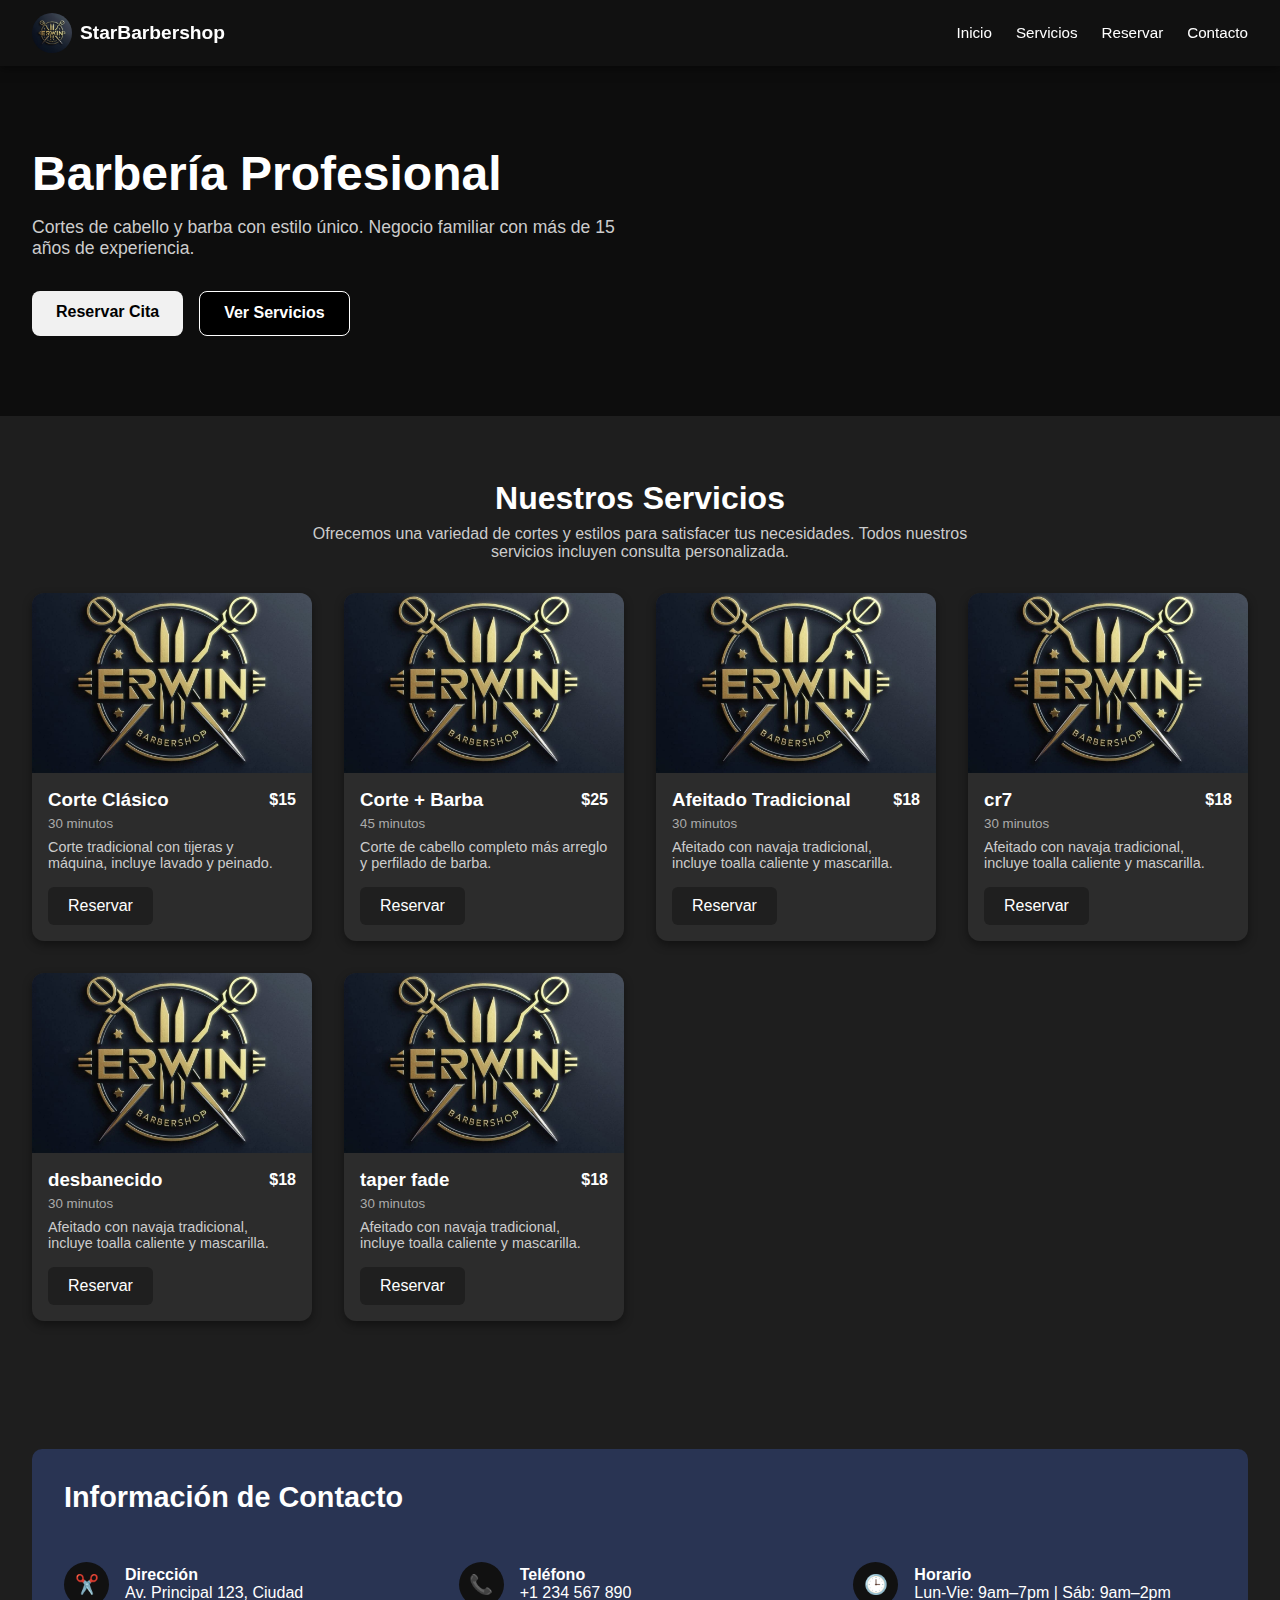
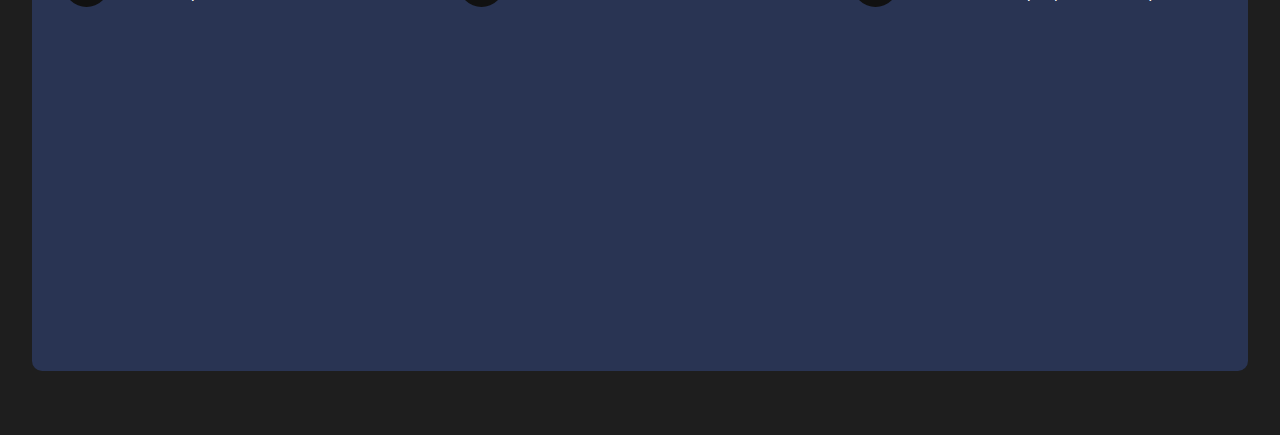
<file: index.html>
<!DOCTYPE html>
<html lang="es">
<head>
  <meta charset="UTF-8" />
  <meta name="viewport" content="width=device-width, initial-scale=1.0" />
  <title>StarBarbershop</title>
  <link rel="stylesheet" href="styles.css" />
</head>
<body>
  <header>
    <header class="navbar">
      <div class="logo">
        <img src="logo.jpeg" alt="Logo" />
        <span>StarBarbershop</span>
      </div>
      <nav id="nav-links">
        <a href="#inicio">Inicio</a>
        <a href="#servicios">Servicios</a>
        <a href="reserva.html">Reservar</a>
        <a href="#contacto">Contacto</a>
      </nav>
      <button class="menu-toggle" onclick="toggleMenu()">☰</button>
    </header>
    <script>
      function toggleMenu() {
        const nav = document.getElementById("nav-links");
        nav.classList.toggle("open");
      }
    </script>
    

    <section id="inicio" class="hero">
      <h1>Barbería Profesional</h1>
      <p>Cortes de cabello y barba con estilo único. Negocio familiar con más de 15 años de experiencia.</p>
      <div class="botones">
        <a href="reserva.html" class="btn-claro">Reservar Cita</a>
        <a href="#servicios" class="btn-oscuro">Ver Servicios</a>
      </div>
    </section>
    


  <!-- Sección Servicios -->
<section class="servicios" id="servicios">
  <h2>Nuestros Servicios</h2>
  <p>
    Ofrecemos una variedad de cortes y estilos para satisfacer tus necesidades.
    Todos nuestros servicios incluyen consulta personalizada.
  </p>

  <div class="servicio-grid">
    <!-- Tarjeta 1 -->
    <div class="card-servicio">
      <img src="logo.jpeg" alt="Servicio" />
      <div class="info">
        <div class="top">
          <h3>Corte Clásico</h3>
          <span>$15</span>
        </div>
        <small>30 minutos</small>
        <p>Corte tradicional con tijeras y máquina, incluye lavado y peinado.</p>
        <a href="reserva.html" class="btn-reservar">Reservar</a>
      </div>
    </div>

    <!-- Tarjeta 2 -->
    <div class="card-servicio">
      <img src="logo.jpeg" alt="Servicio" />
      <div class="info">
        <div class="top">
          <h3>Corte + Barba</h3>
          <span>$25</span>
        </div>
        <small>45 minutos</small>
        <p>Corte de cabello completo más arreglo y perfilado de barba.</p>
        <a href="reserva.html" class="btn-reservar">Reservar</a>
      </div>
    </div>

    <!-- Tarjeta 3 -->
    <div class="card-servicio">
      <img src="logo.jpeg" alt="Servicio" />
      <div class="info">
        <div class="top">
          <h3>Afeitado Tradicional</h3>
          <span>$18</span>
        </div>
        <small>30 minutos</small>
        <p>Afeitado con navaja tradicional, incluye toalla caliente y mascarilla.</p>
        <a href="reserva.html" class="btn-reservar">Reservar</a>
      </div>
    </div>
    <!-- Tarjeta 4 -->
    <div class="card-servicio">
      <img src="logo.jpeg" alt="Servicio" />
      <div class="info">
        <div class="top">
          <h3>cr7</h3>
          <span>$18</span>
        </div>
        <small>30 minutos</small>
        <p>Afeitado con navaja tradicional, incluye toalla caliente y mascarilla.</p>
        <a href="reserva.html" class="btn-reservar">Reservar</a>
      </div>
    </div>

    <!-- Tarjeta 5 -->
    <div class="card-servicio">
      <img src="logo.jpeg" alt="Servicio" />
      <div class="info">
        <div class="top">
          <h3>desbanecido</h3>
          <span>$18</span>
        </div>
        <small>30 minutos</small>
        <p>Afeitado con navaja tradicional, incluye toalla caliente y mascarilla.</p>
        <a href="reserva.html" class="btn-reservar">Reservar</a>
      </div>
    </div>

    <!-- Tarjeta 6 -->
    <div class="card-servicio">
      <img src="logo.jpeg" alt="Servicio" />
      <div class="info">
        <div class="top">
          <h3>taper fade</h3>
          <span>$18</span>
        </div>
        <small>30 minutos</small>
        <p>Afeitado con navaja tradicional, incluye toalla caliente y mascarilla.</p>
        <a href="reserva.html" class="btn-reservar">Reservar</a>
      </div>
    </div>

    <!-- Puedes duplicar más tarjetas si gustas -->
  </div>
</section>

<!-- seccion de contactanos  -->
<section id="contacto" class="contacto">
  <div class="contenedor-contacto">
    <h2>Información de Contacto</h2>
    <div class="info-contacto">
      <div class="item-contacto">
        <div class="icono"><span>✂️</span></div>
        <div>
          <strong>Dirección</strong>
          <p>Av. Principal 123, Ciudad</p>
        </div>
      </div>
      <div class="item-contacto">
        <div class="icono"><span>📞</span></div>
        <div>
          <strong>Teléfono</strong>
          <p>+1 234 567 890</p>
        </div>
      </div>
      <div class="item-contacto">
        <div class="icono"><span>🕒</span></div>
        <div>
          <strong>Horario </strong>
          <p>Lun-Vie: 9am–7pm | Sáb: 9am–2pm</p>
        </div>
      </div>
    </div>

    <div class="mapa">
      <iframe 
        src="https://www.google.com/maps/embed?pb=!1m18!1m12!1m3!1d3148.6601000403293!2d-88.94619209491549!3d20.20031865123328!2m3!1f0!2f0!3f0!3m2!1i1024!2i768!4f13.1!3m3!1m2!1s0x8f5725d7c1984e69%3A0x270ff53124d60191!2zU3RhciBCYXJiZXJzaG9wIPCfj7vigI0g77iP!5e0!3m2!1ses-419!2smx!4v1744829593245!5m2!1ses-419!2smx" 
        width="100%" 
        height="300" 
        style="border:0; border-radius: 10px;" 
        allowfullscreen="" 
        loading="lazy">
      </iframe>
    </div>
  </div>
</section>



</body>
</html>
</file>
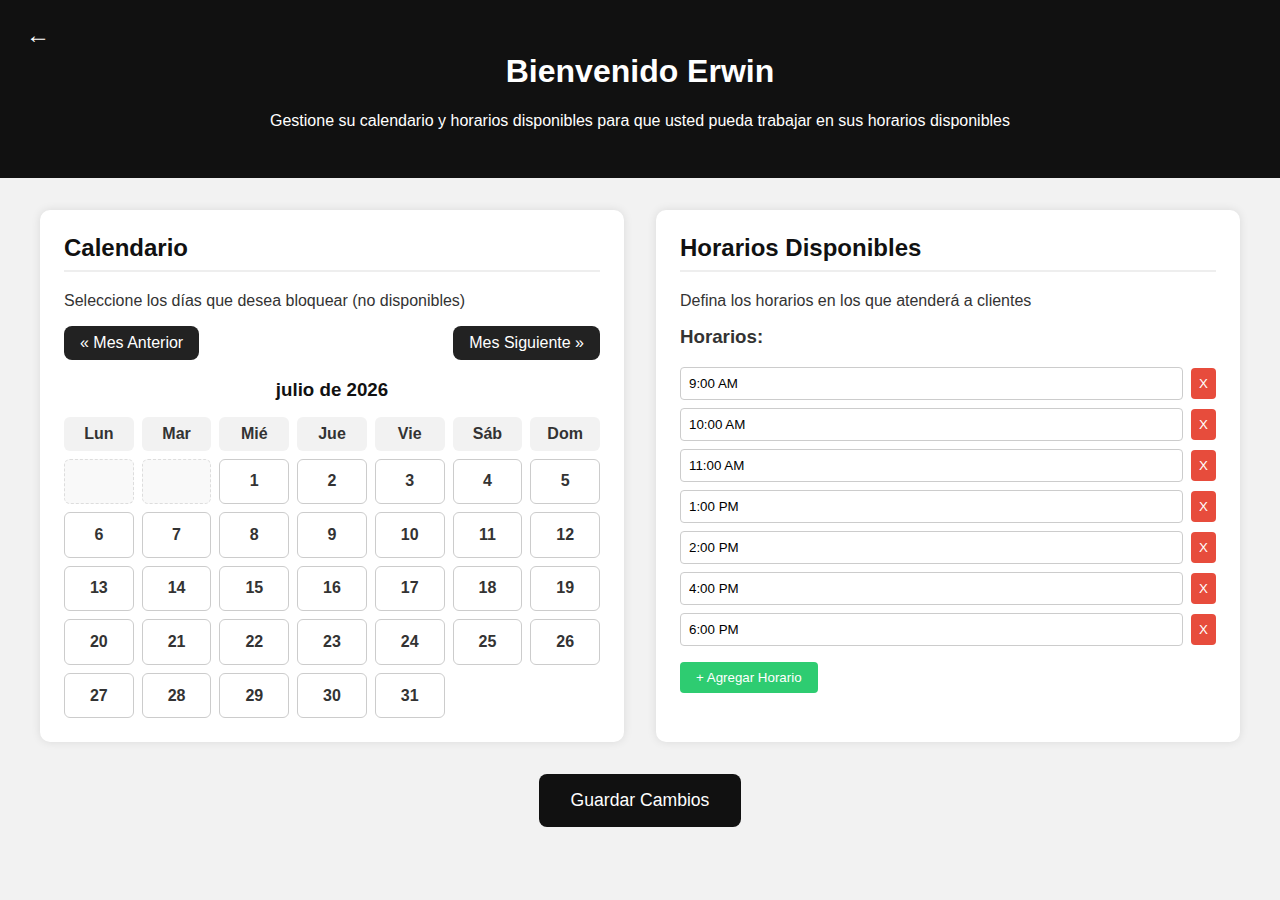
<file: calendario.html>
<!DOCTYPE html>
<html lang="es">
<head>
  <meta charset="UTF-8" />
  <meta name="viewport" content="width=device-width, initial-scale=1.0" />
  <title>Administración de Calendario - Barber Shop</title>
  <style>
    body {
      font-family: 'Segoe UI', Tahoma, Geneva, Verdana, sans-serif;
      margin: 0;
      padding: 0;
      background: #f2f2f2;
      color: #333;
    }

    header {
      background: #111;
      color: #fff;
      padding: 2rem;
      text-align: center;
      position: relative;
    }

    .back-button {
      position: absolute;
      left: 20px;
      top: 20px;
      background: none;
      border: none;
      color: white;
      font-size: 24px;
      cursor: pointer;
      transition: transform 0.3s;
    }

    .back-button:hover {
      transform: translateX(-5px);
    }

    main {
      padding: 2rem;
      max-width: 1200px;
      margin: 0 auto;
    }

    .admin-panel {
      display: flex;
      flex-wrap: wrap;
      gap: 2rem;
    }

    .admin-section {
      flex: 1;
      min-width: 300px;
      background: white;
      padding: 1.5rem;
      border-radius: 10px;
      box-shadow: 0 0 10px rgba(0,0,0,0.1);
    }

    h2 {
      color: #111;
      border-bottom: 2px solid #eee;
      padding-bottom: 0.5rem;
      margin-top: 0;
    }

    .calendario-navegacion {
      display: flex;
      justify-content: space-between;
      margin-bottom: 1rem;
    }

    .calendario-navegacion button {
      background-color: #222;
      color: white;
      border: none;
      padding: 0.5rem 1rem;
      border-radius: 8px;
      cursor: pointer;
      font-size: 1rem;
      transition: background 0.3s ease;
    }

    .calendario-navegacion button:hover {
      background-color: #444;
    }

    .calendario {
      text-align: center;
    }

    .titulo-mes {
      margin-bottom: 1rem;
      color: #111;
    }

    .mes-grid {
      display: grid;
      grid-template-columns: repeat(7, 1fr);
      gap: 0.5rem;
    }

    .dia-header {
      font-weight: bold;
      padding: 0.5rem;
      background-color: #f2f2f2;
      border-radius: 6px;
    }

    .dia {
      padding: 0.8rem;
      background-color: #fff;
      border: 1px solid #ccc;
      border-radius: 6px;
      cursor: pointer;
      transition: background-color 0.3s;
      font-weight: bold;
    }

    .dia:hover {
      background-color: #e0e0e0;
    }

    .dia.bloqueado {
      background-color: #e74c3c;
      color: white;
    }

    .dia.seleccionado {
      background-color: #3498db;
      color: white;
    }

    .dia.vacio {
      background-color: #f9f9f9;
      border: 1px dashed #ddd;
      cursor: default;
    }

    .horarios-section h3 {
      margin-top: 0;
    }

    .horario-item {
      display: flex;
      align-items: center;
      margin-bottom: 0.5rem;
    }

    .horario-item input {
      padding: 0.5rem;
      margin-right: 0.5rem;
      border-radius: 4px;
      border: 1px solid #ccc;
      flex: 1;
    }

    .horario-item button {
      background-color: #e74c3c;
      color: white;
      border: none;
      padding: 0.5rem;
      border-radius: 4px;
      cursor: pointer;
    }

    .agregar-horario {
      background-color: #2ecc71;
      color: white;
      border: none;
      padding: 0.5rem 1rem;
      border-radius: 4px;
      cursor: pointer;
      margin-top: 0.5rem;
    }

    .acciones {
      margin-top: 2rem;
      text-align: center;
    }

    .btn-principal {
      background-color: #111;
      color: white;
      border: none;
      padding: 1rem 2rem;
      font-size: 1.1rem;
      border-radius: 8px;
      cursor: pointer;
      transition: background 0.3s;
    }

    .btn-principal:hover {
      background-color: #333;
    }

    .mensaje {
      position: fixed;
      top: 20px;
      left: 50%;
      transform: translateX(-50%);
      background-color: #2ecc71;
      color: white;
      padding: 1rem 2rem;
      border-radius: 8px;
      z-index: 1000;
      display: none;
    }

    @media screen and (max-width: 768px) {
      .admin-panel {
        flex-direction: column;
      }
    }
  </style>
</head>
<body>
  <header>
    <button class="back-button" onclick="volverAlInicio()">&larr;</button>
    <h1>Bienvenido Erwin</h1>
    <p> Gestione su calendario y horarios disponibles para que usted pueda trabajar en sus horarios disponibles</p>
  </header>

  <main>
    <div class="admin-panel">
      <section class="admin-section">
        <h2>Calendario</h2>
        <p>Seleccione los días que desea bloquear (no disponibles)</p>
        
        <div class="calendario-navegacion">
          <button id="mes-anterior">&laquo; Mes Anterior</button>
          <button id="mes-siguiente">Mes Siguiente &raquo;</button>
        </div>
        
        <div class="calendario" id="admin-calendario"></div>
      </section>

      <section class="admin-section">
        <h2>Horarios Disponibles</h2>
        <p>Defina los horarios en los que atenderá a clientes</p>
        
        <div class="horarios-section">
          <h3>Horarios:</h3>
          <div id="lista-horarios-admin">
            <!-- Aquí se cargarán los horarios -->
          </div>
          <button class="agregar-horario" id="btn-agregar-horario">+ Agregar Horario</button>
        </div>
      </section>
    </div>

    <div class="acciones">
      <button class="btn-principal" id="btn-guardar">Guardar Cambios</button>
    </div>

    <div class="mensaje" id="mensaje-guardado">Cambios guardados con éxito</div>
  </main>

  <script>
    const adminCalendario = document.getElementById('admin-calendario');
    const listaHorariosAdmin = document.getElementById('lista-horarios-admin');
    const btnAgregarHorario = document.getElementById('btn-agregar-horario');
    const btnGuardar = document.getElementById('btn-guardar');
    const mensajeGuardado = document.getElementById('mensaje-guardado');

    let fechaActual = new Date();
    let diasBloqueados = [];
    let horariosDisponibles = [];

    // Cargar datos guardados del localStorage
    function cargarDatos() {
      const diasGuardados = localStorage.getItem('diasBloqueados');
      if (diasGuardados) {
        diasBloqueados = JSON.parse(diasGuardados);
      }

      const horariosGuardados = localStorage.getItem('horariosDisponibles');
      if (horariosGuardados) {
        horariosDisponibles = JSON.parse(horariosGuardados);
      } else {
        // Horarios por defecto si no hay guardados
        horariosDisponibles = [
          '9:00 AM', '10:00 AM', '11:00 AM', '1:00 PM', '2:00 PM', '4:00 PM', '6:00 PM'
        ];
      }

      renderizarHorarios();
    }

    // Función para volver a la página principal
    function volverAlInicio() {
      window.location.href = 'index.html';
    }

    // Eventos de navegación del calendario
    document.getElementById('mes-anterior').addEventListener('click', () => {
      fechaActual.setMonth(fechaActual.getMonth() - 1);
      renderizarCalendario(fechaActual);
    });

    document.getElementById('mes-siguiente').addEventListener('click', () => {
      fechaActual.setMonth(fechaActual.getMonth() + 1);
      renderizarCalendario(fechaActual);
    });

    // Renderizar el calendario
    function renderizarCalendario(fechaBase) {
      adminCalendario.innerHTML = '';
      const year = fechaBase.getFullYear();
      const month = fechaBase.getMonth();
      const primerDia = new Date(year, month, 1);
      const ultimoDia = new Date(year, month + 1, 0);
      const totalDias = ultimoDia.getDate();
      const primerDiaSemana = primerDia.getDay() || 7; // Ajuste para comenzar en lunes (1)

      const tituloMes = document.createElement('h3');
      tituloMes.textContent = fechaBase.toLocaleDateString('es-ES', { month: 'long', year: 'numeric' });
      tituloMes.classList.add('titulo-mes');
      adminCalendario.appendChild(tituloMes);

      const diasGrid = document.createElement('div');
      diasGrid.classList.add('mes-grid');

      // Agregar encabezados de días
      const diasSemana = ['Lun', 'Mar', 'Mié', 'Jue', 'Vie', 'Sáb', 'Dom'];
      diasSemana.forEach(dia => {
        const diaHeader = document.createElement('div');
        diaHeader.textContent = dia;
        diaHeader.classList.add('dia-header');
        diasGrid.appendChild(diaHeader);
      });

      // Agregar días vacíos antes del primer día del mes
      for (let i = 1; i < primerDiaSemana; i++) {
        const diaVacio = document.createElement('div');
        diaVacio.classList.add('dia', 'vacio');
        diasGrid.appendChild(diaVacio);
      }

      // Agregar días del mes
      for (let i = 1; i <= totalDias; i++) {
        const dia = new Date(year, month, i);
        const fechaStr = dia.toISOString().split('T')[0];

        const diaElemento = document.createElement('div');
        diaElemento.textContent = i;
        diaElemento.classList.add('dia');
        
        // Verificar si el día está bloqueado
        if (diasBloqueados.includes(fechaStr)) {
          diaElemento.classList.add('bloqueado');
        }

        diaElemento.addEventListener('click', () => toggleDiaBloqueado(fechaStr, diaElemento));
        diasGrid.appendChild(diaElemento);
      }

      adminCalendario.appendChild(diasGrid);
    }

    // Función para alternar el estado bloqueado/desbloqueado de un día
    function toggleDiaBloqueado(fechaStr, elemento) {
      const index = diasBloqueados.indexOf(fechaStr);
      
      if (index === -1) {
        // Si no está bloqueado, lo bloqueamos
        diasBloqueados.push(fechaStr);
        elemento.classList.add('bloqueado');
      } else {
        // Si está bloqueado, lo desbloqueamos
        diasBloqueados.splice(index, 1);
        elemento.classList.remove('bloqueado');
      }
    }

    // Renderizar horarios disponibles
    function renderizarHorarios() {
      listaHorariosAdmin.innerHTML = '';
      
      horariosDisponibles.forEach((horario, index) => {
        const horarioItem = document.createElement('div');
        horarioItem.classList.add('horario-item');
        
        const inputHorario = document.createElement('input');
        inputHorario.type = 'text';
        inputHorario.value = horario;
        inputHorario.addEventListener('change', (e) => {
          horariosDisponibles[index] = e.target.value;
        });
        
        const btnEliminar = document.createElement('button');
        btnEliminar.textContent = 'X';
        btnEliminar.addEventListener('click', () => {
          horariosDisponibles.splice(index, 1);
          renderizarHorarios();
        });
        
        horarioItem.appendChild(inputHorario);
        horarioItem.appendChild(btnEliminar);
        listaHorariosAdmin.appendChild(horarioItem);
      });
    }

    // Agregar un nuevo horario
    btnAgregarHorario.addEventListener('click', () => {
      horariosDisponibles.push('');
      renderizarHorarios();
      // Enfocar el último input agregado
      const inputs = listaHorariosAdmin.querySelectorAll('input');
      if (inputs.length > 0) {
        inputs[inputs.length - 1].focus();
      }
    });

    // Guardar cambios
    btnGuardar.addEventListener('click', () => {
      // Filtrar horarios vacíos
      horariosDisponibles = horariosDisponibles.filter(horario => horario.trim() !== '');
      
      // Guardar en localStorage
      localStorage.setItem('diasBloqueados', JSON.stringify(diasBloqueados));
      localStorage.setItem('horariosDisponibles', JSON.stringify(horariosDisponibles));
      
      // Mostrar mensaje de confirmación
      mensajeGuardado.style.display = 'block';
      setTimeout(() => {
        mensajeGuardado.style.display = 'none';
      }, 3000);
    });

    // Inicializar
    cargarDatos();
    renderizarCalendario(fechaActual);
  </script>
</body>
</html>
</file>
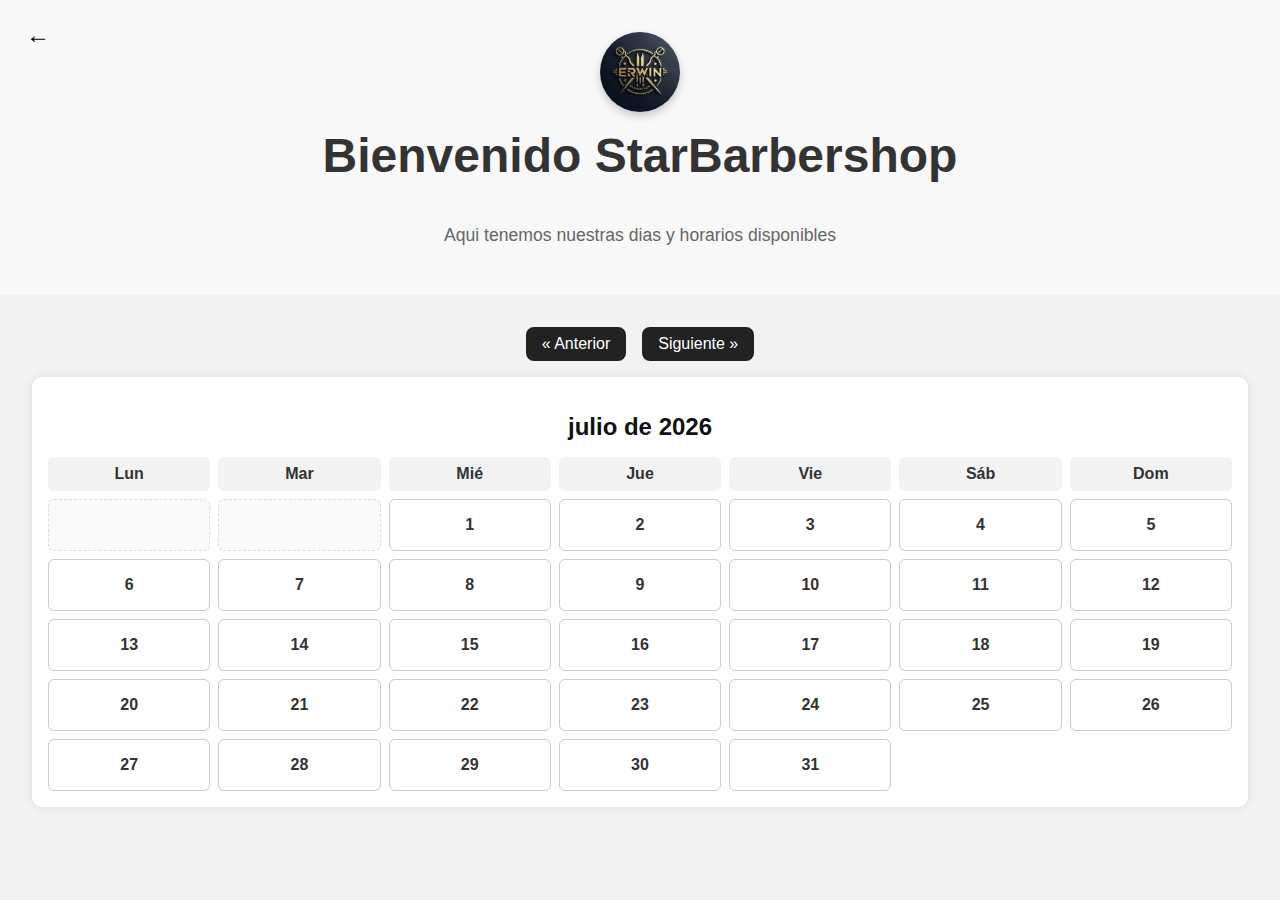
<file: reserva.html>
<!DOCTYPE html>
<html lang="es">
<head>
  <meta charset="UTF-8" />
  <meta name="viewport" content="width=device-width, initial-scale=1.0" />
  <title>Reservar Cita</title>
  <style>
    /* reservar.css */
    body {
      font-family: 'Segoe UI', Tahoma, Geneva, Verdana, sans-serif;
      margin: 0;
      padding: 0;
      background: #f2f2f2;
      color: #333;
    }

    header {
      background: #111;
      color: #fff;
      padding: 2rem;
      text-align: center;
      position: relative;
    }

    .back-button {
      position: absolute;
      left: 20px;
      top: 20px;
      background: none;
      border: none;
      color: rgb(0, 0, 0);
      font-size: 24px;
      cursor: pointer;
      transition: transform 0.3s;
    }

    .back-button:hover {
      transform: translateX(-5px);
    }

    main {
      padding: 2rem;
    }

    .calendario-navegacion {
      display: flex;
      justify-content: center;
      gap: 1rem;
      margin-bottom: 1rem;
    }

    .calendario-navegacion button {
      background-color: #222;
      color: white;
      border: none;
      padding: 0.5rem 1rem;
      border-radius: 8px;
      cursor: pointer;
      font-size: 1rem;
      transition: background 0.3s ease;
    }

    .calendario-navegacion button:hover {
      background-color: #444;
    }

    .calendario {
      text-align: center;
      background: white;
      padding: 1rem;
      border-radius: 10px;
      box-shadow: 0 0 10px rgba(0,0,0,0.1);
    }

    .titulo-mes {
      margin-bottom: 1rem;
      color: #111;
    }

    .mes-grid {
      display: grid;
      grid-template-columns: repeat(7, 1fr);
      gap: 0.5rem;
    }

    .dia-header {
      font-weight: bold;
      padding: 0.5rem;
      background-color: #f2f2f2;
      border-radius: 6px;
    }

    .dia {
      padding: 1rem;
      background-color: #fff;
      border: 1px solid #ccc;
      border-radius: 6px;
      cursor: pointer;
      transition: background-color 0.3s;
      font-weight: bold;
    }

    .dia:hover {
      background-color: #e0e0e0;
    }

    .dia.ocupado {
      background-color: #e74c3c;
      color: white;
      cursor: not-allowed;
    }

    .dia.vacio {
      background-color: #f9f9f9;
      border: 1px dashed #ddd;
      cursor: default;
    }

    .horarios {
      margin-top: 2rem;
      text-align: center;
    }

    #lista-horarios {
      list-style: none;
      padding: 0;
      display: flex;
      flex-wrap: wrap;
      justify-content: center;
      gap: 1rem;
      margin-top: 1rem;
    }

    #lista-horarios li {
      background-color: #111;
      color: white;
      padding: 0.5rem 1rem;
      border-radius: 8px;
      cursor: pointer;
      transition: background 0.3s;
    }

    #lista-horarios li:hover {
      background-color: #333;
    }

    .servicios {
      margin-top: 2rem;
      text-align: center;
    }

    #lista-servicios {
      list-style: none;
      padding: 0;
      display: flex;
      flex-wrap: wrap;
      justify-content: center;
      gap: 1rem;
      margin-top: 1rem;
    }

    #lista-servicios li {
      background-color: #111;
      color: white;
      padding: 0.8rem 1.2rem;
      border-radius: 8px;
      cursor: pointer;
      transition: background 0.3s;
      display: flex;
      flex-direction: column;
      align-items: center;
      width: 150px;
    }

    #lista-servicios li:hover {
      background-color: #333;
    }

    #lista-servicios li.selected {
      background-color: #4CAF50;
      box-shadow: 0 0 10px rgba(76, 175, 80, 0.5);
    }

    #lista-servicios li .precio {
      font-size: 0.8rem;
      margin-top: 5px;
    }

    .formulario {
      margin-top: 2rem;
      background: white;
      padding: 2rem;
      border-radius: 10px;
      max-width: 600px;
      margin-left: auto;
      margin-right: auto;
      box-shadow: 0 0 10px rgba(0,0,0,0.1);
      text-align: center;
    }

    .formulario h2 {
      margin-bottom: 1rem;
    }

    .formulario input {
      width: 100%;
      padding: 0.8rem;
      margin: 0.5rem 0;
      border-radius: 8px;
      border: 1px solid #ccc;
      font-size: 1rem;
    }

    .formulario button {
      background-color: #111;
      color: white;
      padding: 0.8rem 2rem;
      font-size: 1rem;
      border: none;
      border-radius: 8px;
      cursor: pointer;
      margin-top: 1rem;
      transition: background 0.3s;
    }

    .formulario button:hover {
      background-color: #333;
    }

    .sin-horarios {
      padding: 1rem;
      background-color: #f8d7da;
      color: #721c24;
      border-radius: 5px;
      margin-top: 1rem;
      text-align: center;
    }

    #whatsapp-button {
      background-color: #25D366;
      margin-top: 10px;
    }

    #whatsapp-button:hover {
      background-color: #128C7E;
    }
    
    header {
  display: flex;
  flex-direction: column;
  align-items: center;
  justify-content: center;
  padding: 2rem;
  background-color: #f8f8f8;
  text-align: center;
}

.logo {
  display: flex;
  flex-direction: column;
  align-items: center;
  gap: 1rem; /* espacio entre la imagen y el texto */
  margin-bottom: 1.5rem;
}

.logo img {
  width: 80px;
  height: auto;
  border-radius: 50%; /* si quieres que se vea redondito */
  box-shadow: 0 4px 8px rgba(0, 0, 0, 0.2); /* flotante */
  transition: transform 0.3s ease;
}

.logo img:hover {
  transform: scale(1.5); /* efecto flotante al pasar el mouse */
}

.logo span {
  font-size: 3rem;
  font-weight: bold;
  color: #333;
}

header p {
  font-size: 1.1rem;
  color: #666;
}

  </style>
</head>
<body>
  <header>
    <button class="back-button" onclick="volverAlInicio()">&larr;</button>
    <div class="logo">
      <img src="logo.jpeg" alt="Logo" />
      <span>Bienvenido StarBarbershop</span>
    </div>
    <p>Aqui tenemos nuestras dias y horarios disponibles</p>
  </header>

  <main>
    <section class="calendario-container">
      <div class="calendario-navegacion">
        <button id="mes-anterior">&laquo; Anterior</button>
        <button id="mes-siguiente">Siguiente &raquo;</button>
      </div>
      <div class="calendario" id="calendario"></div>
      <div class="horarios" id="horarios" style="display: none;">
        <h3>Horarios disponibles para: <span id="fecha-seleccionada">Seleccione un día</span></h3>
        <ul id="lista-horarios"></ul>
      </div>
      <div class="servicios" id="servicios-section" style="display: none;">
        <h3>Seleccione un servicio:</h3>
        <ul id="lista-servicios">
          <li data-servicio="Corte de Cabello" data-precio="$15" onclick="seleccionarServicio(this, 'Corte de Cabello', '$15')">
            Corte de Cabello
            <span class="precio">$15</span>
          </li>
          <li data-servicio="Afeitado Tradicional" data-precio="$18" onclick="seleccionarServicio(this, 'Afeitado Tradicional', '$18')">
            Afeitado Tradicional
            <span class="precio">$18</span>
          </li>
          <li data-servicio="Corte + Afeitado" data-precio="$30" onclick="seleccionarServicio(this, 'Corte + Afeitado', '$30')">
            Corte + Afeitado
            <span class="precio">$30</span>
          </li>
          <li data-servicio="Tratamiento Capilar" data-precio="$25" onclick="seleccionarServicio(this, 'Tratamiento Capilar', '$25')">
            Tratamiento Capilar
            <span class="precio">$25</span>
          </li>
        </ul>
      </div>
    </section>

    <section class="formulario" id="formulario-cita" style="display: none;">
      <h2>Confirmar Cita</h2>
      <form id="formulario">
        <p><strong>Fecha:</strong> <span id="resumen-fecha"></span></p>
        <p><strong>Hora:</strong> <span id="resumen-hora"></span></p>
        <p><strong>Servicio:</strong> <span id="resumen-servicio"></span></p>
        <p><strong>Precio:</strong> <span id="resumen-precio"></span></p>
        <input type="text" id="nombre-cliente" placeholder="Nombre completo" required><br>
        <input type="tel" id="telefono-cliente" placeholder="Número telefónico" required><br>
        <button type="button" onclick="confirmarCita()">Confirmar Cita</button>
      </form>
    </section>
  </main>

  <script>
    const calendario = document.getElementById('calendario');
    const listaHorarios = document.getElementById('lista-horarios');
    const horariosSection = document.getElementById('horarios');
    const serviciosSection = document.getElementById('servicios-section');
    const fechaSeleccionada = document.getElementById('fecha-seleccionada');
    const resumenFecha = document.getElementById('resumen-fecha');
    const resumenHora = document.getElementById('resumen-hora');
    const resumenServicio = document.getElementById('resumen-servicio');
    const resumenPrecio = document.getElementById('resumen-precio');
    const formularioCita = document.getElementById('formulario-cita');

    let diasBloqueados = [];
    let horariosDisponibles = [];
    let fechaActual = new Date();
    let fechaSeleccionadaValor = '';
    let horaSeleccionada = '';
    let servicioSeleccionado = '';
    let precioSeleccionado = '';

    // Número del barbero (reemplazar con el número real)
    const numeroBarbero = '529971201387'; // REEMPLAZAR CON NÚMERO DEL BARBERO

    // Cargar configuración guardada por el administrador
    function cargarConfiguracion() {
      // Cargar días bloqueados
      const diasBloqueadosGuardados = localStorage.getItem('diasBloqueados');
      if (diasBloqueadosGuardados) {
        diasBloqueados = JSON.parse(diasBloqueadosGuardados);
      }

      // Cargar horarios disponibles
      const horariosGuardados = localStorage.getItem('horariosDisponibles');
      if (horariosGuardados) {
        horariosDisponibles = JSON.parse(horariosGuardados);
      } else {
        // Horarios por defecto si no hay guardados
        horariosDisponibles = [
          '9:00 AM', '10:00 AM', '11:00 AM', '1:00 PM', '2:00 PM', '4:00 PM', '6:00 PM'
        ];
      }
    }

    // Función para volver a la página principal
    function volverAlInicio() {
      window.location.href = 'index.html'; // Asumiendo que la página principal es index.html
    }

    document.getElementById('mes-anterior').addEventListener('click', () => {
      fechaActual.setMonth(fechaActual.getMonth() - 1);
      renderCalendario(fechaActual);
    });

    document.getElementById('mes-siguiente').addEventListener('click', () => {
      fechaActual.setMonth(fechaActual.getMonth() + 1);
      renderCalendario(fechaActual);
    });

    function renderCalendario(fechaBase) {
      calendario.innerHTML = '';
      const year = fechaBase.getFullYear();
      const month = fechaBase.getMonth();
      const primerDia = new Date(year, month, 1);
      const ultimoDia = new Date(year, month + 1, 0);
      const totalDias = ultimoDia.getDate();
      const primerDiaSemana = primerDia.getDay() || 7; // Ajuste para comenzar en lunes (1)

      const tituloMes = document.createElement('h2');
      tituloMes.textContent = fechaBase.toLocaleDateString('es-ES', { month: 'long', year: 'numeric' });
      tituloMes.classList.add('titulo-mes');
      calendario.appendChild(tituloMes);

      const diasGrid = document.createElement('div');
      diasGrid.classList.add('mes-grid');

      // Agregar encabezados de días
      const diasSemana = ['Lun', 'Mar', 'Mié', 'Jue', 'Vie', 'Sáb', 'Dom'];
      diasSemana.forEach(dia => {
        const diaHeader = document.createElement('div');
        diaHeader.textContent = dia;
        diaHeader.classList.add('dia-header');
        diasGrid.appendChild(diaHeader);
      });

      // Agregar días vacíos antes del primer día del mes
      for (let i = 1; i < primerDiaSemana; i++) {
        const diaVacio = document.createElement('div');
        diaVacio.classList.add('dia', 'vacio');
        diasGrid.appendChild(diaVacio);
      }

      // Agregar días del mes
      for (let i = 1; i <= totalDias; i++) {
        const dia = new Date(year, month, i);
        const fechaStr = dia.toISOString().split('T')[0];

        const diaElemento = document.createElement('div');
        diaElemento.textContent = i;
        diaElemento.classList.add('dia');

        // Verificar si el día está bloqueado por el administrador
        if (diasBloqueados.includes(fechaStr)) {
          diaElemento.classList.add('ocupado');
          diaElemento.style.cursor = 'not-allowed';
        } else {
          diaElemento.addEventListener('click', () => mostrarHorarios(fechaStr));
        }

        diasGrid.appendChild(diaElemento);
      }

      calendario.appendChild(diasGrid);
    }

    function mostrarHorarios(fecha) {
      fechaSeleccionadaValor = fecha;
      fechaSeleccionada.textContent = formatearFecha(fecha);
      listaHorarios.innerHTML = '';
      resumenFecha.textContent = formatearFecha(fecha);
      
      horariosSection.style.display = 'block';
      serviciosSection.style.display = 'none';
      formularioCita.style.display = 'none';
      
      // Verificar si hay horarios disponibles
      if (horariosDisponibles.length === 0) {
        const mensajeSinHorarios = document.createElement('div');
        mensajeSinHorarios.classList.add('sin-horarios');
        mensajeSinHorarios.textContent = 'No hay horarios disponibles para este día.';
        listaHorarios.appendChild(mensajeSinHorarios);
        return;
      }
      
      // Mostrar los horarios disponibles configurados por el administrador
      horariosDisponibles.forEach(hora => {
        const li = document.createElement('li');
        li.textContent = hora;
        li.addEventListener('click', () => seleccionarHora(hora));
        listaHorarios.appendChild(li);
      });
      
      horariosSection.scrollIntoView({ behavior: 'smooth' });
    }

    function seleccionarHora(hora) {
      horaSeleccionada = hora;
      resumenHora.textContent = hora;
      
      // Mostrar selección de servicios
      serviciosSection.style.display = 'block';
      serviciosSection.scrollIntoView({ behavior: 'smooth' });
    }

    function seleccionarServicio(elemento, servicio, precio) {
      // Remover la clase 'selected' de todos los servicios
      const servicios = document.querySelectorAll('#lista-servicios li');
      servicios.forEach(item => {
        item.classList.remove('selected');
      });
      
      // Agregar clase 'selected' al servicio elegido
      elemento.classList.add('selected');
      
      servicioSeleccionado = servicio;
      precioSeleccionado = precio;
      
      // Actualizar el texto en el resumen
      resumenServicio.textContent = servicio;
      resumenPrecio.textContent = precio;
      
      mostrarFormulario();
    }

    function mostrarFormulario() {
      formularioCita.style.display = 'block';
      formularioCita.scrollIntoView({ behavior: 'smooth' });
    }

    function formatearFecha(fechaStr) {
      const fecha = new Date(fechaStr);
      return fecha.toLocaleDateString('es-ES', { weekday: 'long', day: 'numeric', month: 'long', year: 'numeric' });
    }

    function confirmarCita() {
      const nombreCliente = document.getElementById('nombre-cliente').value;
      const telefonoCliente = document.getElementById('telefono-cliente').value;
      
      if (!nombreCliente || !telefonoCliente) {
        alert('Por favor complete todos los campos');
        return;
      }
      
      if (!servicioSeleccionado) {
        alert('Por favor seleccione un servicio');
        return;
      }
      
      // Crear mensaje para WhatsApp
      const mensaje = encodeURIComponent(
        `*NUEVA CITA*\n\n` +
        `*Cliente:* ${nombreCliente}\n` +
        `*Teléfono:* ${telefonoCliente}\n` +
        `*Fecha:* ${resumenFecha.textContent}\n` +
        `*Hora:* ${horaSeleccionada}\n` +
        `*Servicio:* ${servicioSeleccionado}\n` +
        `*Precio:* ${precioSeleccionado}`
      );
      
      // Crear enlace de WhatsApp
      const urlWhatsApp = `https://wa.me/${numeroBarbero}?text=${mensaje}`;
      
      // Crear mensaje de confirmación
      const confirmacion = `
        <h2>¡Cita reservada con éxito!</h2>
        <p>Se ha programado su cita para:</p>
        <p><strong>Fecha:</strong> ${resumenFecha.textContent}</p>
        <p><strong>Hora:</strong> ${horaSeleccionada}</p>
        <p><strong>Servicio:</strong> ${servicioSeleccionado}</p>
        <p><strong>Precio:</strong> ${precioSeleccionado}</p>
        <button id="whatsapp-button" onclick="window.open('${urlWhatsApp}', '_blank')">Enviar recibo al barbero por WhatsApp</button>
      `;
      
      // Mostrar confirmación y botón para enviar por WhatsApp
      formularioCita.innerHTML = confirmacion;
    }

    // Inicializar datos y renderizar calendario
    cargarConfiguracion();
    renderCalendario(fechaActual);
  </script>
</body>
</html>
</file>
<file: styles.css>
* {
  margin: 0;
  padding: 0;
  box-sizing: border-box;
}

body {
  font-family: 'Segoe UI', sans-serif;
  background-color: #0d0d0d;
  color: white;
}

.navbar {
  display: flex;
  justify-content: space-between;
  align-items: center;
  background-color: #1a1a1a;
  padding: 1rem 2rem;
}

.logo {
  display: flex;
  align-items: center;
  gap: 0.5rem;
  font-weight: bold;
  font-size: 1.2rem;
}

.logo-img {
  width: 30px;
  height: 30px;
}

.nav-links {
  list-style: none;
  display: flex;
  gap: 1.5rem;
}

.nav-links a {
  text-decoration: none;
  color: white;
  transition: color 0.3s;
}

.nav-links a:hover {
  color: #ccc;
}

.hero {
  padding: 5rem 2rem;
  text-align: left;
}

.hero h1 {
  font-size: 3rem;
  font-weight: bold;
  margin-bottom: 1rem;
}

.hero p {
  font-size: 1.1rem;
  color: #ccc;
  max-width: 600px;
  margin-bottom: 2rem;
}

.hero-buttons {
  display: flex;
  gap: 1rem;
}

.btn-primary, .btn-secondary {
  padding: 0.8rem 1.5rem;
  border: none;
  border-radius: 6px;
  font-weight: bold;
  cursor: pointer;
}

.btn-primary {
  background-color: white;
  color: black;
}

.btn-secondary {
  background-color: black;
  border: 1px solid white;
  color: white;
}

.btn-primary:hover, .btn-secondary:hover {
  opacity: 0.9;
}

/* Responsive */
@media (max-width: 768px) {
  .navbar {
    flex-direction: column;
    align-items: flex-start;
  }

  .nav-links {
    flex-direction: column;
    gap: 0.5rem;
    margin-top: 1rem;
  }

  .hero h1 {
    font-size: 2.2rem;
  }

  .hero p {
    font-size: 1rem;
  }

  .hero-buttons {
    flex-direction: column;
    width: 100%;
  }

  .hero-buttons button {
    width: 100%;
  }
}

/*stilos de servicios*/
.btn-reservar {
  display: inline-block;
  padding: 10px 20px;
  background-color: #1f1f1f;
  color: #fff;
  border-radius: 6px;
  text-decoration: none;
  font-weight: 500;
  transition: background-color 0.3s;
}

.btn-reservar:hover {
  background-color: #333;
}

.servicios {
  background-color: #1e1e1e;
  padding: 4rem 2rem;
  text-align: center;
  color: white;
}

.servicios h2 {
  font-size: 2rem;
  margin-bottom: 0.5rem;
}

.servicios p {
  color: #ccc;
  max-width: 700px;
  margin: 0 auto 2rem auto;
  font-size: 1rem;
}

.servicio-grid {
  display: grid;
  grid-template-columns: repeat(auto-fit, minmax(280px, 1fr));
  gap: 2rem;
  margin-top: 2rem;
}

.card-servicio {
  background-color: #2c2c2c;
  border-radius: 12px;
  overflow: hidden;
  text-align: left;
  color: white;
  box-shadow: 0 4px 10px rgba(0,0,0,0.4);
  display: flex;
  flex-direction: column;
}

.card-servicio img {
  width: 100%;
  height: 180px;
  object-fit: cover;
}

.card-servicio .info {
  padding: 1rem;
}

.card-servicio .top {
  display: flex;
  justify-content: space-between;
  align-items: center;
  font-weight: bold;
  margin-bottom: 0.3rem;
}

.card-servicio small {
  color: #aaa;
  display: block;
  margin-bottom: 0.5rem;
}

.card-servicio p {
  font-size: 0.9rem;
  margin-bottom: 1rem;
}

.card-servicio button {
  background-color: #444;
  color: white;
  border: none;
  padding: 0.5rem 1rem;
  border-radius: 6px;
  cursor: pointer;
  transition: background-color 0.3s;
}

.card-servicio button:hover {
  background-color: #666;
}

/* ----- NAVBAR GENERAL ----- */
.navbar {
  position: sticky;
  top: 0;
  z-index: 1000;
  background-color: #111;
  display: flex;
  justify-content: space-between;
  align-items: center;
  padding: 0.8rem 2rem;
  box-shadow: 0 2px 10px rgba(0,0,0,0.5);
}

.navbar .logo {
  display: flex;
  align-items: center;
  gap: 0.5rem;
}

.navbar .logo img {
  width: 40px;
  height: 40px;
  border-radius: 50%;
}

.navbar .logo span {
  color: white;
  font-weight: bold;
  font-size: 1.2rem;
}

.navbar nav {
  display: flex;
  gap: 1.5rem;
}

.navbar nav a {
  color: white;
  text-decoration: none;
  font-size: 0.95rem;
  transition: color 0.3s;
}

.navbar nav a:hover {
  color: #aaa;
}

/* Botón hamburguesa */
.menu-toggle {
  display: none;
  font-size: 1.5rem;
  background: none;
  color: white;
  border: none;
  cursor: pointer;
}

/* ----- RESPONSIVE DESIGN ----- */
@media (max-width: 768px) {
  .navbar nav {
    position: absolute;
    top: 100%;
    right: 0;
    background-color: #111;
    flex-direction: column;
    width: 100%;
    display: none;
  }

  .navbar nav.open {
    display: flex;
  }

  .menu-toggle {
    display: block;
  }
}
html {
  scroll-behavior: smooth;
}
.botones {
  display: flex;
  gap: 1rem;
  margin-top: 2rem;
}

.btn-claro {
  background-color: #f1f1f1;
  color: #000;
  padding: 0.8rem 1.5rem;
  border: none;
  border-radius: 8px;
  font-weight: bold;
  text-decoration: none;
  transition: background-color 0.3s ease;
}

.btn-claro:hover {
  background-color: #ddd;
}

.btn-oscuro {
  background-color: #000;
  color: #fff;
  padding: 0.8rem 1.5rem;
  border: 1px solid #fff;
  border-radius: 8px;
  font-weight: bold;
  text-decoration: none;
  transition: background-color 0.3s ease;
}

.btn-oscuro:hover {
  background-color: #222;
}


/* ----- seccion de contactanos----- */
.contacto {
  width: 100%;
  padding: 4rem 2rem;
  background-color: #1e1e1e;
  display: flex;
  justify-content: center;
}

.contenedor-contacto {
  background-color: #293453;
  padding: 2rem;
  border-radius: 10px;
  max-width: 12000px;
  width: 100%;
  color: white;
  display: flex;
  flex-direction: column;
  gap: 2rem;
}

.contenedor-contacto h2 {
  margin-bottom: 1rem;
  font-size: 1.8rem;
  font-weight: bold;
}

.info-contacto {
  display: flex;
  flex-wrap: wrap;
  justify-content: space-between;
  gap: 2rem;
}

.item-contacto {
  display: flex;
  align-items: center;
  gap: 1rem;
  flex: 1;
  min-width: 250px;
}

.item-contacto .icono {
  background-color: #111;
  color: white;
  border-radius: 50%;
  width: 45px;
  height: 45px;
  display: flex;
  align-items: center;
  justify-content: center;
  font-size: 1.2rem;
}

.mapa {
  width: 100%;
  height: 300px;
  overflow: hidden;
  border-radius: 10px;
}


/* reserva */
</file>
